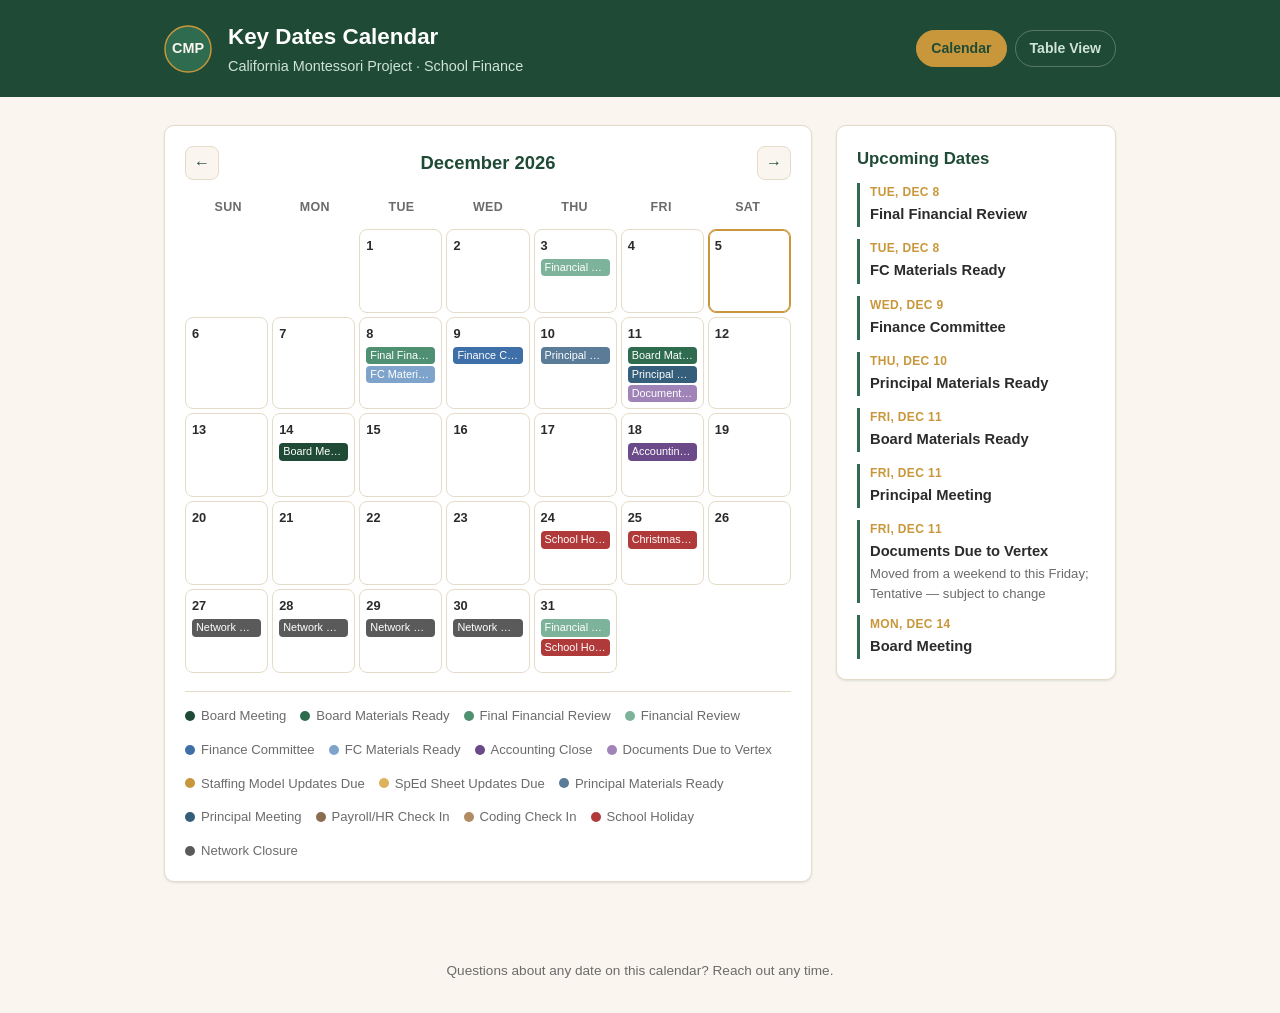
<file: index.html>
<!doctype html>
<html lang="en">
<head>
  <meta charset="UTF-8" />
  <meta name="viewport" content="width=device-width, initial-scale=1.0" />
  <title>CMP Key Dates Calendar</title>
  <link rel="stylesheet" href="style.css" />
</head>
<body>
  <header class="site-header">
    <div class="header-inner">
      <div class="brand">
        <img src="logo-placeholder.svg" alt="California Montessori Project" class="brand-logo" />
        <div class="brand-text">
          <h1>Key Dates Calendar</h1>
          <p>California Montessori Project &middot; School Finance</p>
        </div>
      </div>
      <nav class="view-nav">
        <a href="index.html" class="active">Calendar</a>
        <a href="table.html">Table View</a>
      </nav>
    </div>
  </header>

  <main class="page">
    <section class="calendar-panel">
      <div class="calendar-toolbar">
        <button id="prevMonth" class="nav-btn" aria-label="Previous month">&larr;</button>
        <h2 id="monthLabel">Month Year</h2>
        <button id="nextMonth" class="nav-btn" aria-label="Next month">&rarr;</button>
      </div>

      <div class="weekday-row" id="weekdayRow"></div>
      <div class="calendar-grid" id="calendarGrid"></div>

      <div class="legend" id="legend"></div>
    </section>

    <aside class="upcoming-panel">
      <h2>Upcoming Dates</h2>
      <ul class="upcoming-list" id="upcomingList"></ul>
    </aside>
  </main>

  <footer class="site-footer">
    <p>Questions about any date on this calendar? Reach out any time.</p>
  </footer>

  <script src="table-data.js"></script>
  <script src="schedule.js"></script>
  <script src="events.js"></script>
  <script src="script.js"></script>
</body>
</html>
</file>
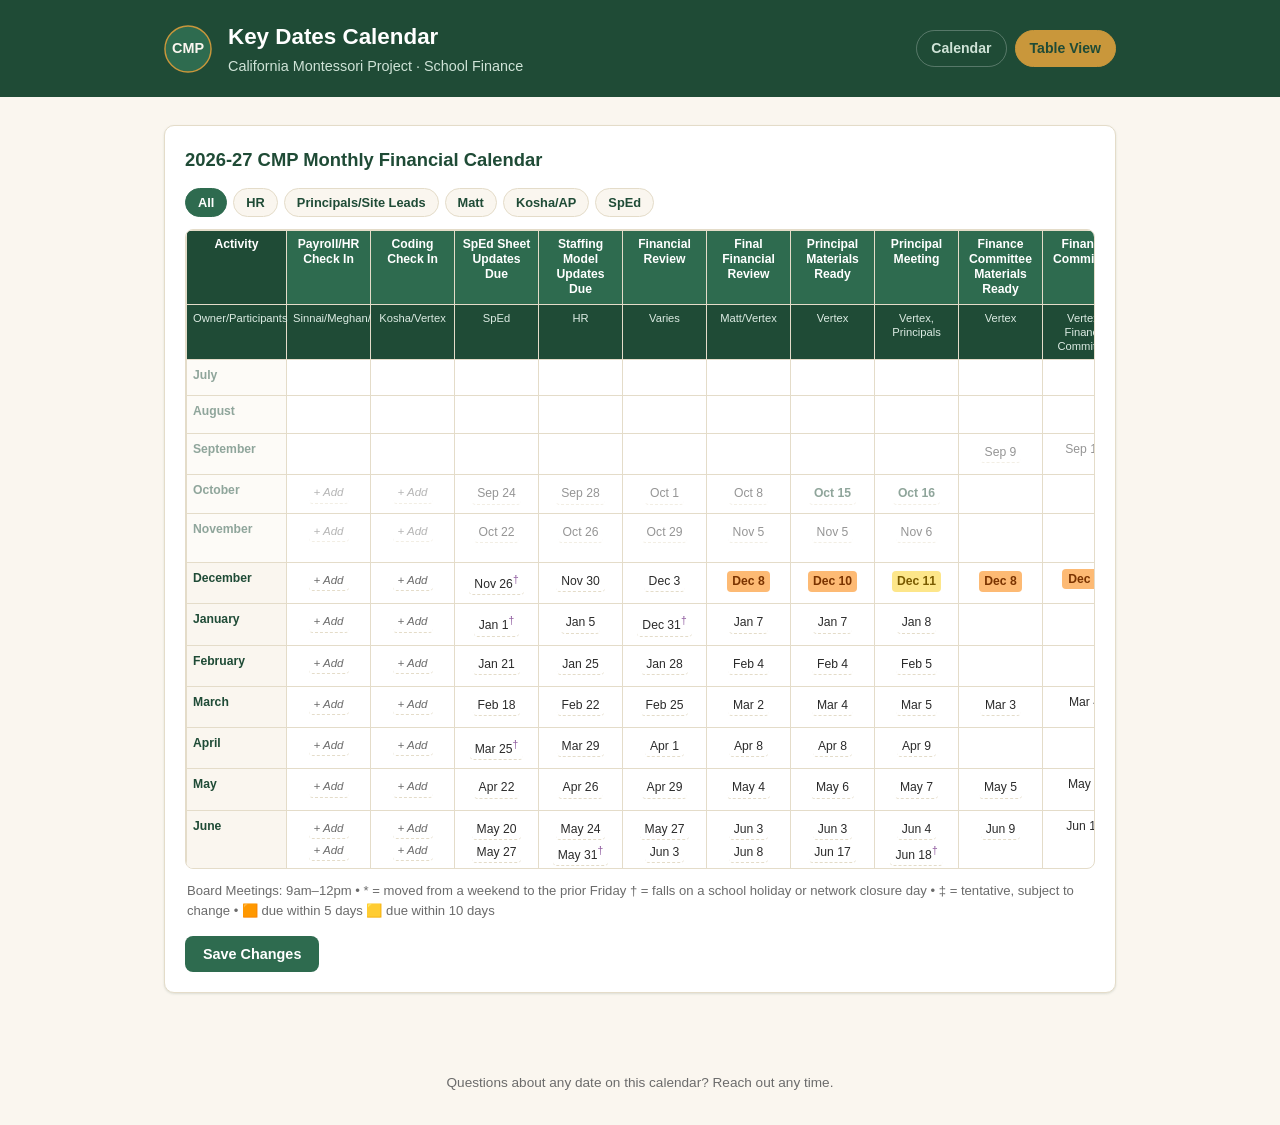
<file: table.html>
<!doctype html>
<html lang="en">
<head>
  <meta charset="UTF-8" />
  <meta name="viewport" content="width=device-width, initial-scale=1.0" />
  <title>CMP Monthly Financial Calendar</title>
  <link rel="stylesheet" href="style.css" />
</head>
<body>
  <header class="site-header">
    <div class="header-inner">
      <div class="brand">
        <img src="logo-placeholder.svg" alt="California Montessori Project" class="brand-logo" />
        <div class="brand-text">
          <h1>Key Dates Calendar</h1>
          <p>California Montessori Project &middot; School Finance</p>
        </div>
      </div>
      <nav class="view-nav">
        <a href="index.html">Calendar</a>
        <a href="table.html" class="active">Table View</a>
      </nav>
    </div>
  </header>

  <main class="page table-page">
    <section class="table-panel">
      <div class="table-panel-header">
        <h2 id="tableTitle">Monthly Financial Calendar</h2>
        <span id="tableUpdated" class="table-updated"></span>
      </div>

      <div class="filter-bar" id="filterBar"></div>

      <div class="table-scroll" id="tableScroll">
        <table class="grid-table">
          <thead>
            <tr id="theadLabels"></tr>
            <tr id="theadOwners"></tr>
          </thead>
          <tbody id="tbody"></tbody>
        </table>
      </div>

      <p class="table-footnote" id="tableFootnote"></p>

      <div class="save-bar">
        <button type="button" id="saveChangesBtn" class="save-btn">Save Changes</button>
        <span id="saveHint" class="save-hint"></span>
      </div>
      <div id="saveOutput" class="save-output" hidden>
        <p class="save-instructions">Copy the code below and paste it into <code>table-data.js</code>, replacing the existing <code>OVERRIDES</code> and <code>NOTES_OVERRIDES</code> blocks near the bottom of the file. Then commit &amp; push as usual.</p>
        <div class="save-code-wrap">
          <button type="button" id="copyCodeBtn" class="copy-btn">Copy</button>
          <pre id="saveCode" class="save-code"></pre>
        </div>
      </div>
    </section>
  </main>

  <footer class="site-footer">
    <p>Questions about any date on this calendar? Reach out any time.</p>
  </footer>

  <script src="table-data.js"></script>
  <script src="schedule.js"></script>
  <script src="table.js"></script>
</body>
</html>
</file>
<file: style.css>
/* =========================================================
   COLOR PALETTE
   -------------------------------------------------------
   These are an approximation of California Montessori
   Project's look (warm green + gold, on a soft cream
   background) — swap in your exact brand hex values here
   any time; everything else references these variables.
   ========================================================= */
:root {
  --cmp-green: #2E6B4F;
  --cmp-green-dark: #1F4B36;
  --cmp-gold: #C9973B;
  --cmp-cream: #FAF6EF;
  --cmp-ink: #2B2B2B;
  --cmp-muted: #6B6B6B;
  --cmp-border: #E4DCC9;
  --cmp-card: #FFFFFF;

  --radius: 10px;
  --shadow: 0 1px 3px rgba(31, 75, 54, 0.08), 0 1px 2px rgba(31, 75, 54, 0.06);
}

* { box-sizing: border-box; }

body {
  margin: 0;
  font-family: "Segoe UI", Roboto, Helvetica, Arial, sans-serif;
  background: var(--cmp-cream);
  color: var(--cmp-ink);
  line-height: 1.5;
}

/* ---------- Header ---------- */
.site-header {
  background: var(--cmp-green-dark);
  color: #fff;
}
.header-inner {
  max-width: 1000px;
  margin: 0 auto;
  padding: 20px 24px;
  display: flex;
  align-items: center;
  justify-content: space-between;
  flex-wrap: wrap;
  gap: 12px;
}
.brand {
  display: flex;
  align-items: center;
  gap: 16px;
}
.view-nav {
  display: flex;
  gap: 8px;
}
.view-nav a {
  color: #cfe3d7;
  text-decoration: none;
  font-size: 0.88rem;
  font-weight: 600;
  padding: 7px 14px;
  border-radius: 999px;
  border: 1px solid rgba(255,255,255,0.25);
}
.view-nav a:hover {
  background: rgba(255,255,255,0.08);
}
.view-nav a.active {
  background: var(--cmp-gold);
  border-color: var(--cmp-gold);
  color: var(--cmp-green-dark);
}
.brand-logo {
  width: 48px;
  height: 48px;
  flex-shrink: 0;
}
.brand-text h1 {
  margin: 0;
  font-size: 1.4rem;
  font-weight: 600;
}
.brand-text p {
  margin: 2px 0 0;
  font-size: 0.9rem;
  color: #cfe3d7;
}

/* ---------- Layout ---------- */
.page {
  max-width: 1000px;
  margin: 0 auto;
  padding: 28px 24px 48px;
  display: grid;
  grid-template-columns: 1fr 280px;
  gap: 24px;
}
@media (max-width: 720px) {
  .page {
    grid-template-columns: 1fr;
  }
}

/* ---------- Calendar panel ---------- */
.calendar-panel {
  background: var(--cmp-card);
  border: 1px solid var(--cmp-border);
  border-radius: var(--radius);
  box-shadow: var(--shadow);
  padding: 20px;
}
.calendar-toolbar {
  display: flex;
  align-items: center;
  justify-content: space-between;
  margin-bottom: 12px;
}
.calendar-toolbar h2 {
  margin: 0;
  font-size: 1.15rem;
  color: var(--cmp-green-dark);
}
.nav-btn {
  border: 1px solid var(--cmp-border);
  background: var(--cmp-cream);
  color: var(--cmp-green-dark);
  width: 34px;
  height: 34px;
  border-radius: 8px;
  font-size: 1rem;
  cursor: pointer;
}
.nav-btn:hover {
  background: var(--cmp-border);
}

.weekday-row {
  display: grid;
  grid-template-columns: repeat(7, 1fr);
  text-align: center;
  font-size: 0.78rem;
  font-weight: 600;
  color: var(--cmp-muted);
  text-transform: uppercase;
  letter-spacing: 0.03em;
  margin-bottom: 6px;
}
.weekday-row div {
  padding: 6px 0;
}

.calendar-grid {
  display: grid;
  grid-template-columns: repeat(7, 1fr);
  gap: 4px;
}

.day-cell {
  min-height: 84px;
  min-width: 0;
  border: 1px solid var(--cmp-border);
  border-radius: 8px;
  padding: 6px;
  background: #fff;
  position: relative;
}
.day-cell.empty {
  background: transparent;
  border-color: transparent;
}
.day-cell.today {
  border-color: var(--cmp-gold);
  box-shadow: inset 0 0 0 1px var(--cmp-gold);
}
.day-number {
  font-size: 0.8rem;
  font-weight: 600;
  color: var(--cmp-ink);
}
.day-events {
  margin-top: 4px;
  display: flex;
  flex-direction: column;
  gap: 2px;
}
.day-event-wrap {
  position: relative;
  min-width: 0;
}
.day-event {
  display: block;
  font-size: 0.68rem;
  line-height: 1.2;
  padding: 2px 4px;
  border-radius: 4px;
  color: #fff;
  white-space: nowrap;
  overflow: hidden;
  text-overflow: ellipsis;
  min-width: 0;
  cursor: default;
}
.day-event-wrap[data-tooltip]:hover::after,
.day-event-wrap[data-tooltip]:focus-within::after {
  content: attr(data-tooltip);
  position: absolute;
  bottom: 100%;
  left: 50%;
  transform: translateX(-50%);
  margin-bottom: 6px;
  background: var(--cmp-ink);
  color: #fff;
  padding: 5px 9px;
  border-radius: 6px;
  font-size: 0.72rem;
  font-weight: 600;
  line-height: 1.3;
  white-space: nowrap;
  box-shadow: var(--shadow);
  z-index: 30;
  pointer-events: none;
}

.legend {
  display: flex;
  flex-wrap: wrap;
  gap: 14px;
  margin-top: 18px;
  padding-top: 14px;
  border-top: 1px solid var(--cmp-border);
  font-size: 0.82rem;
}
.legend-item {
  display: flex;
  align-items: center;
  gap: 6px;
  color: var(--cmp-muted);
}
.legend-dot {
  width: 10px;
  height: 10px;
  border-radius: 50%;
  display: inline-block;
}

/* ---------- Upcoming panel ---------- */
.upcoming-panel {
  background: var(--cmp-card);
  border: 1px solid var(--cmp-border);
  border-radius: var(--radius);
  box-shadow: var(--shadow);
  padding: 20px;
  height: fit-content;
}
.upcoming-panel h2 {
  margin: 0 0 12px;
  font-size: 1.05rem;
  color: var(--cmp-green-dark);
}
.upcoming-list {
  list-style: none;
  margin: 0;
  padding: 0;
  display: flex;
  flex-direction: column;
  gap: 12px;
}
.upcoming-item {
  border-left: 3px solid var(--cmp-green);
  padding-left: 10px;
}
.upcoming-date {
  font-size: 0.75rem;
  font-weight: 700;
  color: var(--cmp-gold);
  text-transform: uppercase;
  letter-spacing: 0.03em;
}
.upcoming-title {
  font-weight: 600;
  font-size: 0.92rem;
  margin: 2px 0;
}
.upcoming-note {
  font-size: 0.82rem;
  color: var(--cmp-muted);
}
.upcoming-empty {
  color: var(--cmp-muted);
  font-size: 0.9rem;
}

/* ---------- Table view ---------- */
.table-page {
  display: block;
}
.table-panel {
  background: var(--cmp-card);
  border: 1px solid var(--cmp-border);
  border-radius: var(--radius);
  box-shadow: var(--shadow);
  padding: 20px;
}
.table-panel-header {
  display: flex;
  align-items: baseline;
  justify-content: space-between;
  flex-wrap: wrap;
  gap: 8px;
  margin-bottom: 14px;
}
.table-panel-header h2 {
  margin: 0;
  color: var(--cmp-green-dark);
  font-size: 1.15rem;
}
.table-updated {
  font-size: 0.8rem;
  color: var(--cmp-muted);
}

/* Role filter toggle */
.filter-bar {
  display: flex;
  flex-wrap: wrap;
  gap: 6px;
  margin-bottom: 12px;
}
.filter-btn {
  border: 1px solid var(--cmp-border);
  background: var(--cmp-cream);
  color: var(--cmp-green-dark);
  font-size: 0.8rem;
  font-weight: 600;
  padding: 6px 12px;
  border-radius: 999px;
  cursor: pointer;
}
.filter-btn:hover {
  background: var(--cmp-border);
}
.filter-btn.active {
  background: var(--cmp-green);
  border-color: var(--cmp-green);
  color: #fff;
}

.table-scroll {
  overflow-x: auto;
  overflow-y: auto;
  max-height: calc(100vh - 260px);
  min-height: 260px;
  border: 1px solid var(--cmp-border);
  border-radius: 8px;
}
.grid-table {
  border-collapse: collapse;
  width: 100%;
  table-layout: fixed;
  min-width: 1300px;
  font-size: 0.76rem;
}
.grid-table th,
.grid-table td {
  border: 1px solid var(--cmp-border);
  padding: 6px 6px;
  text-align: left;
  vertical-align: top;
  width: 84px;
}
.grid-table th.corner,
.grid-table td.month-cell {
  width: 100px;
}
.grid-table th:last-child,
.grid-table td:last-child {
  width: 200px;
}
.grid-table thead th {
  background: var(--cmp-green);
  color: #fff;
  font-weight: 600;
  text-align: center;
  white-space: normal;
  line-height: 1.25;
  position: sticky;
  /* Set per-row by table.js (applyStickyHeaderOffsets), since row
     heights vary with text wrapping — falls back to 0 if JS hasn't run. */
  top: var(--sticky-top, 0px);
  z-index: 2;
}
.grid-table thead tr:nth-child(2) th {
  background: var(--cmp-green-dark);
  font-weight: 500;
  font-size: 0.7rem;
  color: #dcebe3;
}
.grid-table thead th.corner {
  background: var(--cmp-green-dark);
  left: 0;
  z-index: 3;
}
.grid-table td.month-cell {
  font-weight: 700;
  color: var(--cmp-green-dark);
  background: var(--cmp-cream);
  position: sticky;
  left: 0;
  z-index: 1;
  white-space: nowrap;
}
.grid-table td:last-child {
  white-space: normal;
}
.grid-table td:not(.month-cell):not(:last-child) {
  text-align: center;
}

/* Weekend / holiday / tentative markers */
.mk {
  font-size: 0.85em;
  cursor: help;
}
.mk-wknd { color: var(--cmp-gold); }
.mk-holiday { color: #8E5A9E; }
.mk-tentative { color: #B03A3A; }

/* Due-soon highlighting (Table View, read-only cells) */
.due-soon {
  display: inline-block;
  padding: 1px 6px;
  border-radius: 4px;
  font-weight: 700;
}
.due-soon.due-yellow {
  background: #FDE68A;
  color: #7A5B00;
}
.due-soon.due-orange {
  background: #FDBA74;
  color: #7A3300;
}

/* Role filter: hide columns not tagged for the active role */
.table-scroll.filter-active .col-none,
.table-scroll.filter-active .col-hr,
.table-scroll.filter-active .col-principals,
.table-scroll.filter-active .col-matt,
.table-scroll.filter-active .col-koshaap,
.table-scroll.filter-active .col-sped {
  display: none;
}
.table-scroll.filter-hr .col-hr,
.table-scroll.filter-principals .col-principals,
.table-scroll.filter-matt .col-matt,
.table-scroll.filter-koshaap .col-koshaap,
.table-scroll.filter-sped .col-sped {
  display: table-cell;
}

.table-footnote {
  margin: 12px 2px 0;
  font-size: 0.82rem;
  color: var(--cmp-muted);
}

/* A month row where every date has already passed dims out — still
   fully clickable/editable, just visually out of the way. */
tr.row-past {
  opacity: 0.5;
}
tr.row-past td.month-cell {
  background: var(--cmp-cream);
}

/* ---------- Editable cells (Table View) ---------- */
/* Click-to-edit: a plain-text span by default (matches the read-only
   columns) with a hidden date input behind it; clicking the span swaps
   them. Keeps the grid looking like a normal spreadsheet instead of a
   wall of input boxes. */
.cell-edit {
  margin: 2px 0;
}
.cell-display {
  display: inline-block;
  cursor: pointer;
  padding: 1px 5px;
  border-radius: 4px;
  border-bottom: 1px dashed var(--cmp-border);
}
.cell-display:hover,
.cell-display:focus {
  background: var(--cmp-border);
  outline: none;
}
.cell-display.due-orange {
  background: #FDBA74;
  color: #7A3300;
  border-bottom-color: transparent;
  font-weight: 700;
}
.cell-display.due-yellow {
  background: #FDE68A;
  color: #7A5B00;
  border-bottom-color: transparent;
  font-weight: 700;
}
.cell-display.cell-empty {
  color: var(--cmp-muted);
  font-style: italic;
  font-size: 0.72rem;
  border-bottom-color: var(--cmp-border);
}
.cell-display.cell-overridden-text {
  font-weight: 700;
  color: var(--cmp-green-dark);
}
.cell-input {
  font: inherit;
  font-size: 0.72rem;
  border: 1px solid var(--cmp-gold);
  border-radius: 4px;
  padding: 2px 3px;
  background: #fff;
  color: var(--cmp-ink);
  width: 100%;
  max-width: 130px;
}
.cell-input.notes-input {
  border-color: var(--cmp-border);
  max-width: none;
  text-align: left;
}
.cell-marks {
  display: inline-flex;
  gap: 1px;
  flex-shrink: 0;
}

/* ---------- Save Changes ---------- */
.save-bar {
  display: flex;
  align-items: center;
  gap: 12px;
  margin-top: 16px;
}
.save-btn {
  background: var(--cmp-green);
  color: #fff;
  border: none;
  border-radius: 8px;
  padding: 10px 18px;
  font-size: 0.9rem;
  font-weight: 600;
  cursor: pointer;
}
.save-btn:hover { background: var(--cmp-green-dark); }
.save-hint {
  font-size: 0.82rem;
  color: var(--cmp-muted);
}
.save-output {
  margin-top: 14px;
  border: 1px solid var(--cmp-border);
  border-radius: var(--radius);
  padding: 14px;
  background: var(--cmp-cream);
}
.save-instructions {
  margin: 0 0 10px;
  font-size: 0.85rem;
  color: var(--cmp-ink);
}
.save-code-wrap {
  position: relative;
}
.copy-btn {
  position: absolute;
  top: 8px;
  right: 8px;
  border: 1px solid var(--cmp-border);
  background: #fff;
  border-radius: 6px;
  padding: 4px 10px;
  font-size: 0.78rem;
  cursor: pointer;
}
.copy-btn:hover { background: var(--cmp-border); }
.save-code {
  margin: 0;
  padding: 14px;
  background: var(--cmp-ink);
  color: #d9f0e3;
  border-radius: 8px;
  font-size: 0.78rem;
  overflow-x: auto;
  white-space: pre;
}

/* ---------- Footer ---------- */
.site-footer {
  text-align: center;
  padding: 18px;
  font-size: 0.85rem;
  color: var(--cmp-muted);
}
</file>
